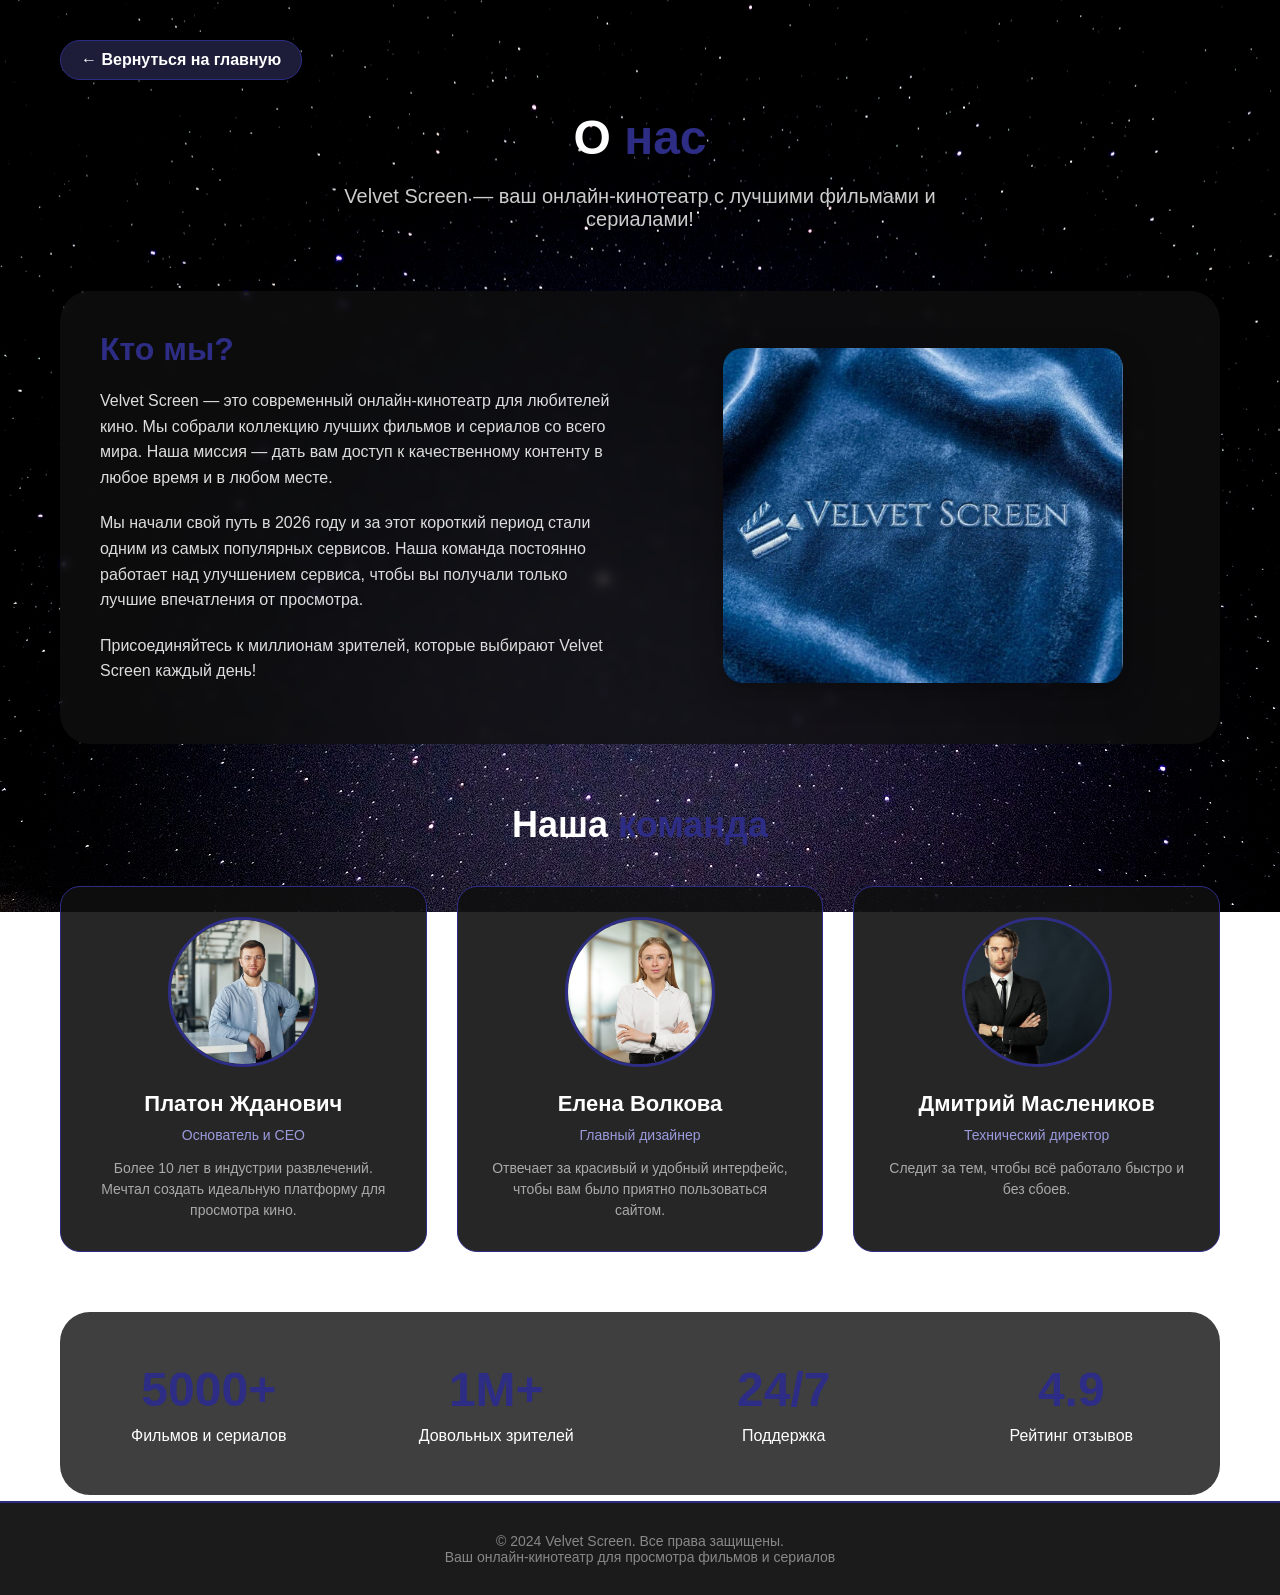
<file: about.html>
<!DOCTYPE html>
<html lang="ru">
<head>
    <meta charset="UTF-8">
    <meta name="viewport" content="width=device-width, initial-scale=1.0">
    <title>О нас - Velvet Screen</title>
     <link rel="icon" type="image/jpg" sizes="32x32" href="image/ikonk.jpg">
    <link rel="stylesheet" href=".css/aboutindex2.css">
</head>
<body>
    <div class="container">
        <!-- Кнопка Вернуться на главную -->
        <div class="back-button">
            <a href="V_Screen.html" class="back-btn">← Вернуться на главную</a>
        </div>

        <!-- Hero секция -->
        <div class="hero">
            <h1>О <span>нас</span></h1>
            <p>Velvet Screen — ваш онлайн-кинотеатр с лучшими фильмами и сериалами!</p>
        </div>

        <!-- О нас секция -->
        <div class="about-section">
            <div class="about-text">
                <h2>Кто мы?</h2>
                <p>Velvet Screen — это современный онлайн-кинотеатр для любителей кино. Мы собрали коллекцию лучших фильмов и сериалов со всего мира. Наша миссия — дать вам доступ к качественному контенту в любое время и в любом месте.</p>
                <p>Мы начали свой путь в 2026 году и за этот короткий период стали одним из самых популярных сервисов. Наша команда постоянно работает над улучшением сервиса, чтобы вы получали только лучшие впечатления от просмотра.</p>
                <p>Присоединяйтесь к миллионам зрителей, которые выбирают Velvet Screen каждый день!</p>
            </div>
            <div class="about-image">
                <img src="image/real_logo.jpg" alt="Velvet Screen">
            </div>
        </div>

        <!-- Наша команда -->
        <div class="team-section">
            <h2>Наша <span>команда</span></h2>
            <div class="team-grid">
                <div class="team-card">
                    <img src="image/Employee3.jpg" alt="Основатель">
                    <h3>Платон Жданович</h3>
                    <p>Основатель и CEO</p>
                    <div class="bio">Более 10 лет в индустрии развлечений. Мечтал создать идеальную платформу для просмотра кино.</div>
                </div>
                <div class="team-card">
                    <img src="image/Employee1.jpg" alt="Дизайнер">
                    <h3>Елена Волкова</h3>
                    <p>Главный дизайнер</p>
                    <div class="bio">Отвечает за красивый и удобный интерфейс, чтобы вам было приятно пользоваться сайтом.</div>
                </div>
                <div class="team-card">
                    <img src="image/Employee2.jpg" alt="Разработчик">
                    <h3>Дмитрий Маслеников</h3>
                    <p>Технический директор</p>
                    <div class="bio">Следит за тем, чтобы всё работало быстро и без сбоев.</div>
                </div>
            </div>
        </div>

        <!-- Наши достижения -->
        <div class="stats-section">
            <div class="stat-item">
                <div class="stat-number">5000+</div>
                <div class="stat-label">Фильмов и сериалов</div>
            </div>
            <div class="stat-item">
                <div class="stat-number">1M+</div>
                <div class="stat-label">Довольных зрителей</div>
            </div>
            <div class="stat-item">
                <div class="stat-number">24/7</div>
                <div class="stat-label">Поддержка</div>
            </div>
            <div class="stat-item">
                <div class="stat-number"> 4.9</div>
                <div class="stat-label">Рейтинг отзывов</div>
            </div>
        </div>
    </div>

    <footer>
        <p>&copy; 2024 Velvet Screen. Все права защищены.</p>
        <p>Ваш онлайн-кинотеатр для просмотра фильмов и сериалов</p>
    </footer>
</body>
</html>
</file>
<file: .css/aboutindex2.css>
* {
  margin: 0;
  padding: 0;
  box-sizing: border-box;
}

body {
  font-family: Arial, sans-serif;
  background-image: url("stars.jpg");
  background-size: cover;
  background-position: center;
  background-attachment: fixed;
  background-repeat: no-repeat;
  position: relative;
  min-height: 100%;
}

.container {
  max-width: 1200px;
  margin: 0 auto;
  padding: 40px 20px;
}

.back-button {
  margin-bottom: 30px;
}

.back-btn {
  display: inline-flex;
  align-items: center;
  gap: 8px;
  background: rgb(29, 29, 57);
  color: white;
  text-decoration: none;
  padding: 10px 20px;
  border-radius: 30px;
  font-size: 16px;
  font-weight: bold;
  transition: all 0.3s ease;
  border: 1px solid rgb(45, 45, 133);
}
.back-btn:hover {
  background: rgb(45, 45, 133);
  transform: translateX(-5px);
}

.hero {
  text-align: center;
  margin-bottom: 60px;
}
.hero h1 {
  font-size: 48px;
  color: white;
  margin-bottom: 20px;
}
.hero h1 span {
  color: rgb(45, 45, 133);
}
.hero p {
  font-size: 20px;
  color: #ccc;
  max-width: 700px;
  margin: 0 auto;
}

.about-section {
  display: flex;
  gap: 50px;
  align-items: center;
  margin-bottom: 60px;
  background: rgba(15, 15, 15, 0.8);
  border-radius: 30px;
  padding: 40px;
  backdrop-filter: blur(5px);
}

.about-text {
  flex: 1;
}
.about-text h2 {
  color: rgb(45, 45, 133);
  font-size: 32px;
  margin-bottom: 20px;
}
.about-text p {
  color: #ddd;
  font-size: 16px;
  line-height: 1.6;
  margin-bottom: 20px;
}

.about-image {
  flex: 1;
  text-align: center;
}
.about-image img {
  width: 100%;
  max-width: 400px;
  border-radius: 20px;
  box-shadow: 0 10px 30px rgba(0, 0, 0, 0.3);
  transition: all 0.3s ease;
}
.about-image img:hover {
  transform: scale(1.02);
}

.team-section {
  text-align: center;
  margin-bottom: 60px;
}
.team-section h2 {
  color: white;
  font-size: 36px;
  margin-bottom: 40px;
}
.team-section h2 span {
  color: rgb(45, 45, 133);
}

.team-grid {
  display: grid;
  grid-template-columns: repeat(auto-fit, minmax(250px, 1fr));
  gap: 30px;
}

.team-card {
  background: rgba(15, 15, 15, 0.9);
  border-radius: 20px;
  padding: 30px;
  text-align: center;
  transition: all 0.3s ease;
  border: 1px solid rgb(45, 45, 133);
}
.team-card:hover {
  transform: translateY(-10px);
  box-shadow: 0 15px 30px rgba(45, 45, 133, 0.5);
  border-color: rgb(45, 45, 133);
}
.team-card img {
  width: 150px;
  height: 150px;
  border-radius: 100%;
  -o-object-fit: cover;
     object-fit: cover;
  margin-bottom: 20px;
  border: 3px solid rgb(45, 45, 133);
}
.team-card h3 {
  color: white;
  font-size: 22px;
  margin-bottom: 10px;
}
.team-card p {
  color: rgb(154, 154, 221);
  font-size: 14px;
  margin-bottom: 15px;
}
.team-card .bio {
  color: #aaa;
  font-size: 14px;
  line-height: 1.5;
}

.stats-section {
  display: flex;
  justify-content: space-around;
  flex-wrap: wrap;
  gap: 30px;
  margin-bottom: 60px;
  background: rgba(15, 15, 15, 0.8);
  border-radius: 30px;
  padding: 50px 20px;
}

.stat-item {
  text-align: center;
  flex: 1;
  min-width: 150px;
}

.stat-number {
  font-size: 48px;
  font-weight: bold;
  color: rgb(45, 45, 133);
}

.stat-label {
  color: white;
  font-size: 16px;
  margin-top: 10px;
}

footer {
  background: rgba(15, 15, 15, 0.95);
  padding: 30px;
  text-align: center;
  border-top: 2px solid rgb(45, 45, 133);
  clear: both;
  width: 100%;
  position: absolute;
  bottom: 0;
  width: 100%;
}
footer p {
  color: #888;
  font-size: 14px;
}

@media (max-width: 768px) {
  .about-section {
    flex-direction: column;
    padding: 25px;
  }
  .hero h1 {
    font-size: 32px;
  }
  .stats-section {
    flex-direction: column;
    align-items: center;
  }
  .stat-item {
    width: 100%;
    margin-bottom: 20px;
  }
}/*# sourceMappingURL=aboutindex2.css.map */
</file>
